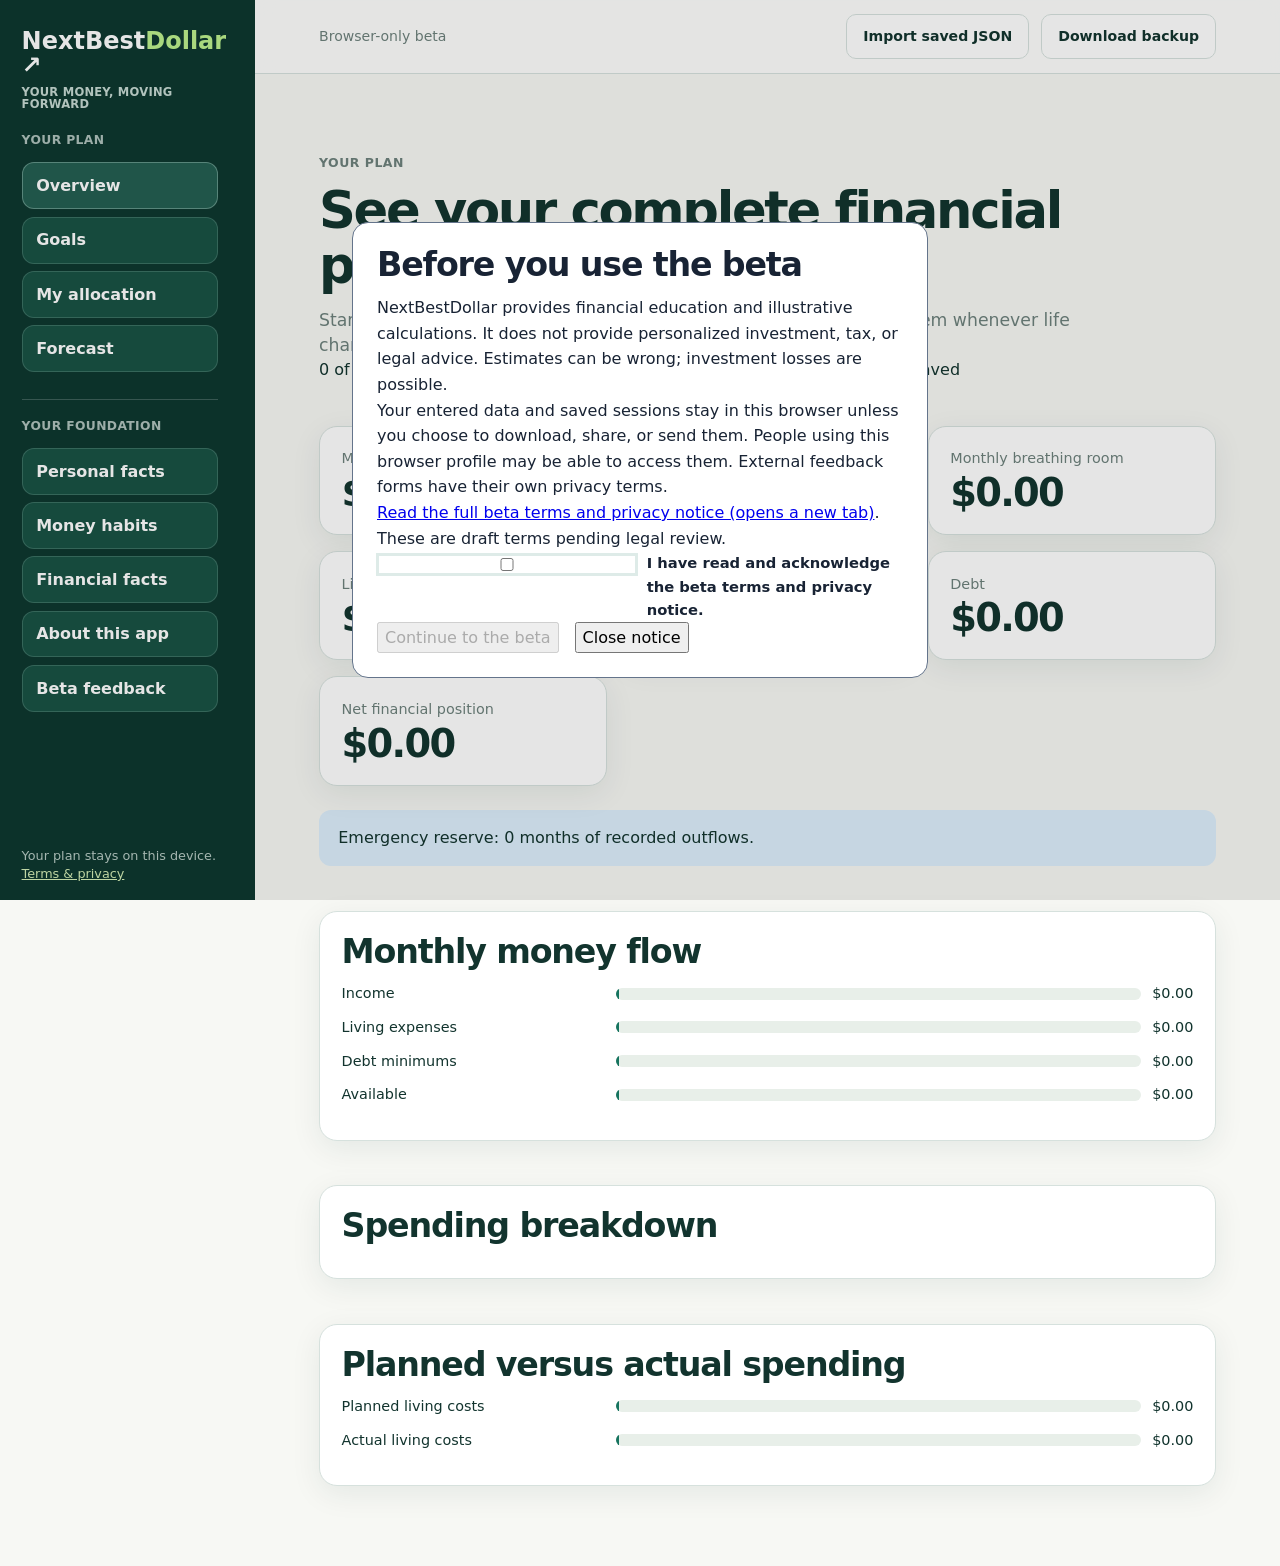
<file: NextBestDollar/Next_Best_Dollar/index.html/browser_beta/index.html>
<!doctype html>
<html lang="en">
  <head>
    <meta charset="utf-8" />
    <meta name="viewport" content="width=device-width, initial-scale=1" />
    <meta name="description" content="NextBestDollar browser-only financial planning beta." />
    <title>NextBestDollar — Your money, moving forward</title>
    <link rel="stylesheet" href="styles.css?v=20261005-6" />
    <link rel="stylesheet" href="layout-fixes.css?v=20261005-6" />
    <link rel="stylesheet" href="ui-polish.css?v=20261005-6" />
  </head>
  <body>
    <a class="skip-link" href="#main-content">Skip to content</a>
    <div class="app-shell">
      <aside class="sidebar" aria-label="NextBestDollar navigation">
        <a class="brand" href="#overview" data-page-link="overview" aria-label="NextBestDollar home">
          <span>NextBest<span>Dollar</span> ↗</span>
          <small>Your money, moving forward</small>
        </a>
        <nav class="nav-links" aria-label="Your plan">
          <p>Your plan</p>
          <button class="nav-link active" data-page="overview">Overview</button>
          <button class="nav-link" data-page="goals">Goals</button>
          <button class="nav-link" data-page="allocation">My allocation</button>
          <button class="nav-link" data-page="forecast">Forecast</button>
        </nav>
        <nav class="nav-links secondary" aria-label="Your foundation">
          <p>Your foundation</p>
          <button class="nav-link" data-page="personal">Personal facts</button>
          <button class="nav-link" data-page="behavioral">Money habits</button>
          <button class="nav-link" data-page="setup">Financial facts</button>
          <button class="nav-link" data-page="guide">About this app</button>
          <button class="nav-link" data-page="feedback">Beta feedback</button>
        </nav>
        <p class="privacy-note">Your plan stays on this device. <a href="terms.html">Terms &amp; privacy</a></p>
      </aside>
      <main id="main-content" class="content">
        <header class="topbar">
          <button class="mobile-menu" aria-label="Open menu">☰</button>
          <span>Browser-only beta</span>
          <div class="button-row" style="margin:0">
            <button id="import-profile-button" class="button secondary-button" type="button">Import saved JSON</button>
            <button id="backup-button" class="button secondary-button" type="button">Download backup</button>
          </div>
        </header>

        <p id="app-notice" role="status" aria-live="polite"></p>
        <section id="page-personal" class="page"></section>
        <section id="page-behavioral" class="page"></section>
        <section id="page-overview" class="page active"></section>
        <section id="page-setup" class="page"></section>
        <section id="page-goals" class="page"></section>
        <section id="page-allocation" class="page"></section>
        <section id="page-forecast" class="page"></section>
        <section id="page-guide" class="page"></section>
        <section id="page-feedback" class="page"></section>
      </main>
    </div>
    <input id="restore-input" type="file" accept=".json,application/json" hidden />
    <script src="config.js?v=20261005-6"></script>
    <script src="app.js?v=20261005-6"></script>
    <script src="goal-suggestions.js?v=20261005-6"></script>
    <script src="planning-enhancements.js?v=20261005-6"></script>
    <script src="budget-coach.js?v=20261005-6"></script>
    <script src="experience-fixes.js?v=20261005-6"></script>
    <script src="terms.js?v=20261005-6"></script>
    <script>
      document.getElementById('import-profile-button').addEventListener('click', function () {
        document.getElementById('restore-input').click();
      });
    </script>
  </body>
</html>
</file>
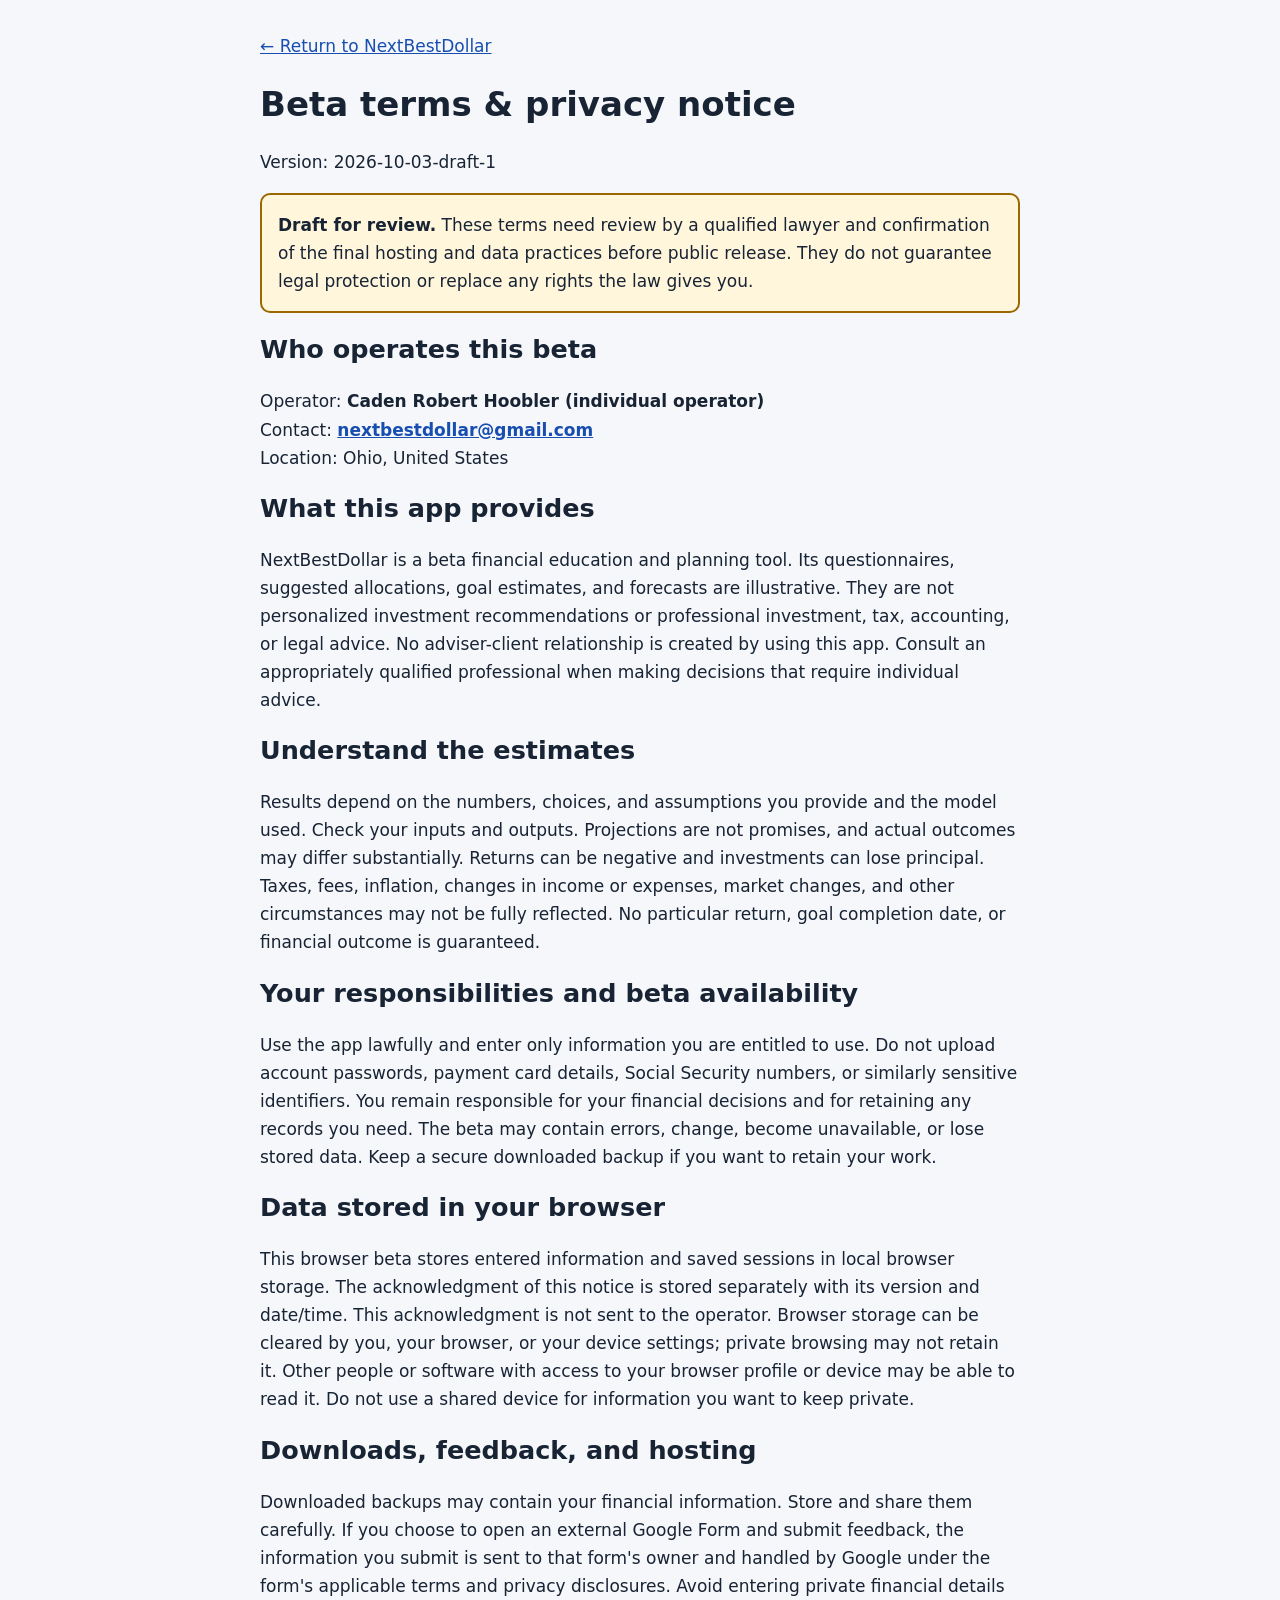
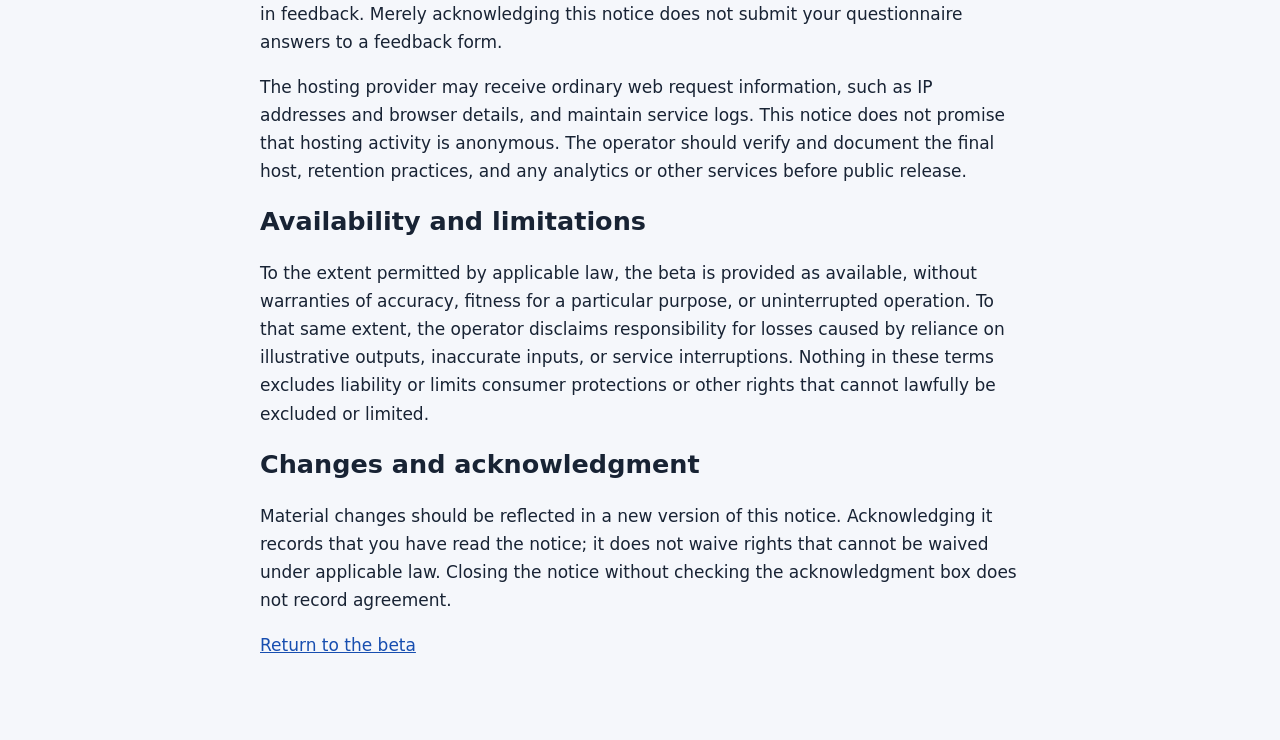
<file: NextBestDollar/Next_Best_Dollar/index.html/browser_beta/terms.html>
<!doctype html>
<html lang="en">
<head><meta charset="utf-8"><meta name="viewport" content="width=device-width,initial-scale=1"><title>Beta terms & privacy — NextBestDollar</title>
<style>body{margin:0;background:#f5f7fb;color:#182334;font:17px/1.65 system-ui,sans-serif}main{max-width:760px;margin:auto;padding:2rem 1.2rem 4rem}h1,h2{line-height:1.25}a{color:#174eb0}.draft{padding:1rem;border:2px solid #9a6700;border-radius:10px;background:#fff6dc}li{margin-bottom:.5rem}:focus-visible{outline:3px solid #174eb0;outline-offset:3px}</style></head>
<body><main><a href="index.html">← Return to NextBestDollar</a><h1>Beta terms & privacy notice</h1><p>Version: 2026-10-03-draft-1</p>
<div class="draft"><strong>Draft for review.</strong> These terms need review by a qualified lawyer and confirmation of the final hosting and data practices before public release. They do not guarantee legal protection or replace any rights the law gives you.</div>
<h2>Who operates this beta</h2><p>Operator: <strong>Caden Robert Hoobler (individual operator)</strong><br>Contact: <strong><a href="mailto:nextbestdollar@gmail.com">nextbestdollar@gmail.com</a></strong><br>Location: Ohio, United States</p>
<h2>What this app provides</h2><p>NextBestDollar is a beta financial education and planning tool. Its questionnaires, suggested allocations, goal estimates, and forecasts are illustrative. They are not personalized investment recommendations or professional investment, tax, accounting, or legal advice. No adviser-client relationship is created by using this app. Consult an appropriately qualified professional when making decisions that require individual advice.</p>
<h2>Understand the estimates</h2><p>Results depend on the numbers, choices, and assumptions you provide and the model used. Check your inputs and outputs. Projections are not promises, and actual outcomes may differ substantially. Returns can be negative and investments can lose principal. Taxes, fees, inflation, changes in income or expenses, market changes, and other circumstances may not be fully reflected. No particular return, goal completion date, or financial outcome is guaranteed.</p>
<h2>Your responsibilities and beta availability</h2><p>Use the app lawfully and enter only information you are entitled to use. Do not upload account passwords, payment card details, Social Security numbers, or similarly sensitive identifiers. You remain responsible for your financial decisions and for retaining any records you need. The beta may contain errors, change, become unavailable, or lose stored data. Keep a secure downloaded backup if you want to retain your work.</p>
<h2>Data stored in your browser</h2><p>This browser beta stores entered information and saved sessions in local browser storage. The acknowledgment of this notice is stored separately with its version and date/time. This acknowledgment is not sent to the operator. Browser storage can be cleared by you, your browser, or your device settings; private browsing may not retain it. Other people or software with access to your browser profile or device may be able to read it. Do not use a shared device for information you want to keep private.</p>
<h2>Downloads, feedback, and hosting</h2><p>Downloaded backups may contain your financial information. Store and share them carefully. If you choose to open an external Google Form and submit feedback, the information you submit is sent to that form's owner and handled by Google under the form's applicable terms and privacy disclosures. Avoid entering private financial details in feedback. Merely acknowledging this notice does not submit your questionnaire answers to a feedback form.</p><p>The hosting provider may receive ordinary web request information, such as IP addresses and browser details, and maintain service logs. This notice does not promise that hosting activity is anonymous. The operator should verify and document the final host, retention practices, and any analytics or other services before public release.</p>
<h2>Availability and limitations</h2><p>To the extent permitted by applicable law, the beta is provided as available, without warranties of accuracy, fitness for a particular purpose, or uninterrupted operation. To that same extent, the operator disclaims responsibility for losses caused by reliance on illustrative outputs, inaccurate inputs, or service interruptions. Nothing in these terms excludes liability or limits consumer protections or other rights that cannot lawfully be excluded or limited.</p>
<h2>Changes and acknowledgment</h2><p>Material changes should be reflected in a new version of this notice. Acknowledging it records that you have read the notice; it does not waive rights that cannot be waived under applicable law. Closing the notice without checking the acknowledgment box does not record agreement.</p>
<p><a href="index.html">Return to the beta</a></p></main></body></html>
</file>
<file: NextBestDollar/Next_Best_Dollar/index.html/browser_beta/styles.css>
:root {
  --ink: #12342e;
  --muted: #6d817c;
  --paper: #f7f8f4;
  --card: #ffffff;
  --line: #d6e1dd;
  --green: #16745f;
  --green-dark: #0d382f;
  --blue: #dceefb;
  --warning: #fff5c8;
  --danger: #fde0dc;
  --shadow: 0 8px 30px rgba(18, 52, 46, .08);
}
* { box-sizing: border-box; }
html, body { min-height: 100%; }
html { overflow-y: auto; }
body { margin: 0; color: var(--ink); background: var(--paper); font-family: Inter, ui-sans-serif, system-ui, -apple-system, BlinkMacSystemFont, "Segoe UI", sans-serif; line-height: 1.45; overflow-x: hidden; }
button, input, select, textarea { font: inherit; }
button { cursor: pointer; }
.skip-link { position: absolute; left: -999px; }
.skip-link:focus { left: 1rem; top: 1rem; z-index: 10; background: #fff; padding: .6rem; }
.app-shell { min-height: 100vh; display: grid; grid-template-columns: 255px minmax(0, 1fr); align-items: start; }
.sidebar { position: sticky; top: 0; height: 100vh; max-height: 100vh; overflow-y: auto; overscroll-behavior: contain; scrollbar-gutter: stable; padding: 2.5rem 1.35rem; background: var(--green-dark); color: #f7fffb; display: flex; flex-direction: column; gap: 2.5rem; }
.brand { color: white; font-size: 1.65rem; font-weight: 800; line-height: 1; text-decoration: none; }
.brand span span { color: #bcf08c; }
.brand small { display: block; margin-top: .9rem; color: #c6d9d2; font-size: .72rem; font-weight: 650; letter-spacing: .02em; text-transform: uppercase; }
.nav-links { display: grid; gap: .6rem; }
.nav-links.secondary { margin-top: 1rem; padding-top: 1.7rem; border-top: 1px solid rgba(255,255,255,.2); }
.nav-links p { color: #afc2bc; font-size: .77rem; font-weight: 700; letter-spacing: .03em; margin: 0 0 .55rem; text-transform: uppercase; }
.nav-link { border: 1px solid rgba(213, 244, 234, .18); border-radius: 12px; background: rgba(39, 115, 95, .45); color: white; padding: .82rem .9rem; text-align: left; font-weight: 650; }
.nav-link:hover, .nav-link.active { background: #245f51; border-color: rgba(213, 244, 234, .35); }
.privacy-note { color: #b8cbc4; font-size: .8rem; margin: 0; padding-bottom: 1rem; }
.content { min-width: 0; min-height: 100vh; }
.topbar { min-height: 74px; border-bottom: 1px solid var(--line); background: rgba(255,255,255,.8); backdrop-filter: blur(10px); display: flex; align-items: center; justify-content: space-between; gap: 1rem; padding: 0 5vw; color: var(--muted); font-size: .88rem; }
.mobile-menu { display: none; }
.page { display: none; max-width: 1220px; margin: 0 auto; padding: 4rem 5vw 5rem; }
.page.active { display: block; }
h1 { margin: 0; font-size: clamp(2.15rem, 4vw, 3.6rem); letter-spacing: -.045em; line-height: 1.06; }
h2 { margin: 0 0 .75rem; font-size: clamp(1.45rem, 2.6vw, 2.2rem); letter-spacing: -.035em; line-height: 1.1; }
h3 { margin: 0 0 .35rem; font-size: 1rem; }
p { margin: 0; }
.lead { max-width: 760px; color: var(--muted); font-size: 1.08rem; margin-top: 1rem; }
.eyebrow { margin-bottom: .7rem; color: var(--muted); font-size: .78rem; font-weight: 750; letter-spacing: .04em; text-transform: uppercase; }
.section { margin-top: 2.8rem; }
.card { background: var(--card); border: 1px solid var(--line); border-radius: 18px; padding: 1.35rem; box-shadow: var(--shadow); }
.card-grid { display: grid; grid-template-columns: repeat(3, minmax(0, 1fr)); gap: 1rem; }
.metric-label { color: var(--muted); font-size: .9rem; }
.metric-value { display: block; margin-top: .3rem; font-size: clamp(1.65rem, 3vw, 2.65rem); font-weight: 800; letter-spacing: -.045em; line-height: 1; }
.callout { margin-top: 1.5rem; padding: 1.05rem 1.2rem; border-radius: 12px; background: var(--blue); }
.callout.warning { background: var(--warning); }
.callout.danger { background: var(--danger); }
.button { border: 1px solid var(--green); border-radius: 10px; background: var(--green); color: white; padding: .7rem 1rem; font-weight: 750; }
.button:hover { background: #105b4a; }
.secondary-button { background: white; color: var(--ink); border-color: var(--line); }
.secondary-button:hover { background: #eff6f2; }
.button-row { display: flex; flex-wrap: wrap; gap: .75rem; margin-top: 1.25rem; }
.two-col { display: grid; grid-template-columns: minmax(0, 1fr) minmax(270px, .8fr); gap: 1.4rem; align-items: start; }
.field-grid { display: grid; grid-template-columns: repeat(2, minmax(0, 1fr)); gap: 1rem; }
label { display: grid; gap: .4rem; font-weight: 680; font-size: .92rem; }
input, select, textarea { width: 100%; border: 1px solid #aebeb8; border-radius: 9px; background: white; color: var(--ink); padding: .7rem .75rem; }
input:focus, select:focus, textarea:focus { border-color: var(--green); outline: 3px solid rgba(22,116,95,.14); }
textarea { min-height: 100px; resize: vertical; }
.form-section { margin-top: 1.5rem; }
.form-section h3 { margin-bottom: .8rem; }
.table { width: 100%; border-collapse: collapse; }
.table th, .table td { border-bottom: 1px solid var(--line); padding: .75rem .45rem; text-align: left; }
.table th { color: var(--muted); font-size: .78rem; text-transform: uppercase; letter-spacing: .03em; }
.table input { min-width: 0; }
.icon-button { border: 0; background: transparent; color: #a3433d; font-weight: 750; }
.bar-chart { display: grid; gap: 1rem; margin-top: 1.2rem; }
.bar-row { display: grid; grid-template-columns: 145px minmax(0, 1fr) 95px; gap: .8rem; align-items: center; font-size: .9rem; }
.bar-track { height: 18px; overflow: hidden; border-radius: 99px; background: #e5eeea; }
.bar { height: 100%; min-width: 3px; border-radius: inherit; background: var(--green); }
.bar-value { text-align: right; color: var(--muted); font-variant-numeric: tabular-nums; }
.goal-card { display: grid; grid-template-columns: 1fr auto; gap: 1rem; align-items: center; margin-top: .75rem; }
.progress { height: 9px; overflow: hidden; margin-top: .8rem; border-radius: 99px; background: #e5eeea; }
.progress > span { display: block; height: 100%; border-radius: inherit; background: var(--green); }
.slider-row { margin-top: 1.15rem; }
.slider-top { display: flex; justify-content: space-between; gap: 1rem; font-weight: 700; }
.slider-row input { padding: 0; accent-color: var(--green); }
.allocation-total { margin: 1.5rem 0; padding: 1rem 1.15rem; border-radius: 12px; background: var(--blue); display: flex; justify-content: space-between; gap: 1rem; font-weight: 750; }
.line-chart { width: 100%; height: auto; display: block; margin-top: 1rem; background: #fff; border: 1px solid var(--line); border-radius: 12px; }
.legend { display: flex; gap: 1.3rem; margin-top: .75rem; color: var(--muted); font-size: .85rem; }
.legend span::before { display: inline-block; width: .75rem; height: .75rem; margin-right: .35rem; border-radius: 50%; content: ""; background: var(--green); }
.legend span:last-child::before { background: #79a9e8; }
.empty { color: var(--muted); padding: 1rem 0; }
.small { color: var(--muted); font-size: .86rem; }
.footer-note { margin-top: 3rem; color: var(--muted); font-size: .83rem; }
.status { margin-top: 1rem; color: var(--green-dark); font-weight: 650; }
@media (max-width: 800px) {
  .app-shell { display: block; }
  .sidebar { position: fixed; z-index: 5; inset: 0 auto 0 0; width: min(82vw, 310px); height: 100vh; max-height: 100vh; overflow-y: auto; transform: translateX(-103%); transition: transform .2s ease; }
  .sidebar.open { transform: translateX(0); }
  .mobile-menu { display: inline-block; border: 0; background: transparent; font-size: 1.25rem; color: var(--ink); }
  .topbar { padding: .75rem 1.1rem; align-items: flex-start; }
  .topbar > .button-row { justify-content: flex-end; }
  .page { padding: 2.4rem 1.1rem 4rem; }
  .card-grid, .field-grid, .two-col { grid-template-columns: 1fr; }
  .bar-row { grid-template-columns: 105px minmax(0, 1fr) 78px; gap: .45rem; }
}

/* Full questionnaire and account editors */
.field-grid{display:grid;grid-template-columns:repeat(auto-fit,minmax(220px,1fr));gap:1rem}.field-grid label{display:flex;flex-direction:column;gap:.4rem}.field-grid input,.field-grid select{width:100%;min-width:0;padding:.7rem;border:1px solid #ccd8d2;border-radius:8px;background:#fff;color:#172d26}.account-row{padding:1rem 0;border-bottom:1px solid #dce5df}.rating{display:flex;gap:1.5rem;flex-wrap:wrap}.rating label{display:flex;gap:.4rem;align-items:center}fieldset.card{min-width:0}fieldset legend{font-weight:600;max-width:100%;padding:.5rem}.line-chart{width:100%;height:auto;overflow:visible}.table-wrap{overflow-x:auto}.status,#app-notice{color:#9b3c24}progress{width:100%;accent-color:#16745f}.page .card{min-width:0}.bar-row{display:grid;grid-template-columns:minmax(100px,1fr) 2fr auto;gap:.7rem;align-items:center;margin:.8rem 0}.bar-track{background:#e8efe9;height:12px;border-radius:8px;overflow:hidden}.bar{height:100%;background:#16745f}.small{font-size:.85rem}.button-row{margin:1rem 0}@media(max-width:600px){.field-grid{grid-template-columns:1fr}.bar-row{grid-template-columns:1fr 1fr}.bar-row>span:last-child{grid-column:2}.rating{gap:.7rem}.table{font-size:.85rem}}

.privacy-note a{color:#d4edb5}#app-notice{color:#176b58;margin:1rem 1.1rem}.status{color:#9b3c24}
</file>
<file: NextBestDollar/Next_Best_Dollar/index.html/browser_beta/layout-fixes.css>
@media (min-width: 801px) {
  .app-shell {
    display: block;
    min-height: 100vh;
  }

  .sidebar {
    position: fixed;
    inset: 0 auto 0 0;
    width: 255px;
    height: 100vh;
    max-height: 100vh;
    overflow-y: auto;
    overscroll-behavior: contain;
    scrollbar-gutter: stable;
  }

  .content {
    margin-left: 255px;
    min-height: 100vh;
  }
}

@media (max-width: 800px) {
  .content {
    margin-left: 0;
  }
}
</file>
<file: NextBestDollar/Next_Best_Dollar/index.html/browser_beta/ui-polish.css>
@media (min-width: 801px) {
  .sidebar {
    overflow-y: auto;
    overflow-x: hidden;
    padding-top: 1.8rem;
    padding-bottom: 1rem;
    gap: 1.35rem;
  }
  .brand { font-size: 1.5rem; }
  .brand small { margin-top: .65rem; }
  .nav-links { gap: .45rem; }
  .nav-links.secondary { margin-top: .35rem; padding-top: 1.1rem; }
  .nav-links p { margin-bottom: .35rem; }
  .nav-link { padding: .68rem .85rem; }
  .privacy-note { margin-top: auto; padding-bottom: 0; }
}

.field-grid {
  align-items: stretch;
  grid-auto-rows: 1fr;
}

.field-grid > label {
  min-height: 88px;
  height: 100%;
  display: grid;
  grid-template-rows: minmax(2.8em, auto) 48px;
  align-content: end;
  gap: .45rem;
}

.field-grid > label > input,
.field-grid > label > select {
  height: 48px;
  margin: 0;
}

#goal-form .field-grid > label,
#allocation-form .field-grid > label,
#forecast-form .field-grid > label {
  min-height: 92px;
}

/* Money Habits: keep every question inside a clean, even card. */
#behavior-form {
  display: grid;
  gap: 1rem;
  margin-top: 1.35rem;
}

#behavior-form fieldset.card {
  box-sizing: border-box;
  width: 100%;
  min-width: 0;
  min-height: 148px;
  margin: 0;
  padding: 1.35rem 1.5rem;
  border: 0;
  border-radius: 18px;
  background: #fff;
  box-shadow: 0 0 0 1px var(--line), 0 10px 28px rgba(20, 62, 50, .035);
  display: grid;
  grid-template-rows: minmax(3.4rem, auto) auto;
  align-content: stretch;
  gap: 1rem;
}

#behavior-form fieldset.card legend {
  float: left;
  box-sizing: border-box;
  width: 100%;
  max-width: 100%;
  min-height: 3.4rem;
  margin: 0;
  padding: 0;
  display: flex;
  align-items: flex-start;
  line-height: 1.4;
  font-weight: 700;
  color: var(--ink);
}

#behavior-form fieldset.card legend + * {
  clear: both;
}

#behavior-form .rating {
  min-height: 38px;
  margin: 0;
  padding: .15rem 0 0;
  display: flex;
  flex-wrap: wrap;
  align-items: center;
  align-self: end;
  gap: 1.4rem;
}

#behavior-form .rating label {
  margin: 0;
  display: inline-flex;
  align-items: center;
  gap: .42rem;
  line-height: 1;
  white-space: nowrap;
}

#behavior-form .rating input[type="radio"] {
  margin: 0;
}

.nbd-hidden-field {
  display: none !important;
}

.nbd-suggestions { margin-top: 2rem; }
.nbd-section-heading { margin-bottom: 1rem; }
.nbd-suggestion-grid { margin-top: 1rem; }
.nbd-suggestion-card { display: flex; flex-direction: column; gap: .55rem; }
.nbd-suggestion-card .button { margin-top: auto; align-self: flex-start; }
.nbd-suggestion-reason { margin: .25rem 0 1rem; }

.nbd-capacity-banner {
  margin-top: 1.15rem;
  display: flex;
  justify-content: space-between;
  gap: 1rem;
  align-items: center;
  padding: 1rem 1.15rem;
  border-radius: 14px;
  background: #eef6f2;
  border: 1px solid var(--line);
}
.nbd-capacity-banner strong { font-size: 1.35rem; }

.nbd-slider-grid {
  display: grid;
  gap: 1.25rem;
  margin-top: 1.5rem;
}
.nbd-slider-grid label {
  display: grid;
  grid-template-columns: 1fr auto;
  gap: .5rem 1rem;
  align-items: center;
}
.nbd-slider-grid input[type="range"] {
  grid-column: 1 / -1;
  width: 100%;
  accent-color: var(--green);
}

.nbd-goal-plan {
  margin-top: 1.25rem;
  padding: 1.1rem;
  border: 1px solid var(--line);
  border-radius: 14px;
  background: #fff;
}
.nbd-goal-head {
  display: flex;
  justify-content: space-between;
  gap: 1rem;
  align-items: flex-start;
  margin-bottom: .75rem;
}
.nbd-goal-row {
  display: flex;
  justify-content: space-between;
  gap: 1rem;
  padding: .8rem 0;
  border-top: 1px solid var(--line);
}
.nbd-goal-row div { display: grid; gap: .15rem; }
.nbd-goal-row span { color: var(--muted); font-size: .84rem; }

.nbd-preview-grid {
  grid-template-columns: repeat(4, minmax(0, 1fr));
  margin-top: 1.5rem;
}
.nbd-preview-grid .metric-value { font-size: 1.8rem; }

.nbd-market-note {
  margin-top: 1.2rem;
  padding: 1rem;
  border-radius: 12px;
  background: var(--blue);
}
.nbd-preset-buttons .button { flex: 0 0 auto; }

.nbd-budget-score {
  display: grid;
  grid-template-columns: 180px minmax(0, 1fr);
  gap: 1.5rem;
  align-items: center;
}
.nbd-score-ring {
  width: 160px;
  height: 160px;
  border-radius: 50%;
  display: grid;
  place-items: center;
  background: conic-gradient(var(--green) calc(var(--score) * 1%), #e7efeb 0);
  position: relative;
}
.nbd-score-ring::after {
  content: '';
  width: 126px;
  height: 126px;
  border-radius: 50%;
  background: white;
  position: absolute;
}
.nbd-score-ring strong,
.nbd-score-ring span { position: relative; z-index: 1; }
.nbd-score-ring strong { font-size: 2.6rem; line-height: 1; }
.nbd-score-ring span { color: var(--muted); font-size: .82rem; margin-top: -2.5rem; }
.nbd-score-breakdown { display: grid; gap: .65rem; margin-top: 1rem; }
.nbd-score-row { display: grid; grid-template-columns: 180px 1fr auto; gap: .7rem; align-items: center; }
.nbd-score-track { height: 9px; border-radius: 99px; background: #e6efeb; overflow: hidden; }
.nbd-score-track span { display: block; height: 100%; background: var(--green); }
.nbd-advice-list { display: grid; gap: .8rem; margin-top: 1rem; }
.nbd-advice { padding: .9rem 1rem; border-radius: 12px; border: 1px solid var(--line); background: #fff; }

@media (max-width: 1100px) {
  .nbd-preview-grid { grid-template-columns: repeat(2, minmax(0, 1fr)); }
}

@media (max-width: 800px) {
  .field-grid > label,
  #goal-form .field-grid > label,
  #allocation-form .field-grid > label,
  #forecast-form .field-grid > label {
    min-height: 0;
    grid-template-rows: auto 48px;
  }

  #behavior-form { gap: .85rem; }
  #behavior-form fieldset.card {
    min-height: 0;
    padding: 1.15rem;
    grid-template-rows: auto auto;
  }
  #behavior-form fieldset.card legend { min-height: 0; }
  #behavior-form .rating { gap: .9rem 1.15rem; }

  .nbd-preview-grid { grid-template-columns: 1fr; }
  .nbd-budget-score { grid-template-columns: 1fr; }
  .nbd-score-ring { margin: 0 auto; }
  .nbd-score-row { grid-template-columns: 110px 1fr auto; }
  .nbd-goal-head, .nbd-goal-row { flex-direction: column; }
}
</file>
